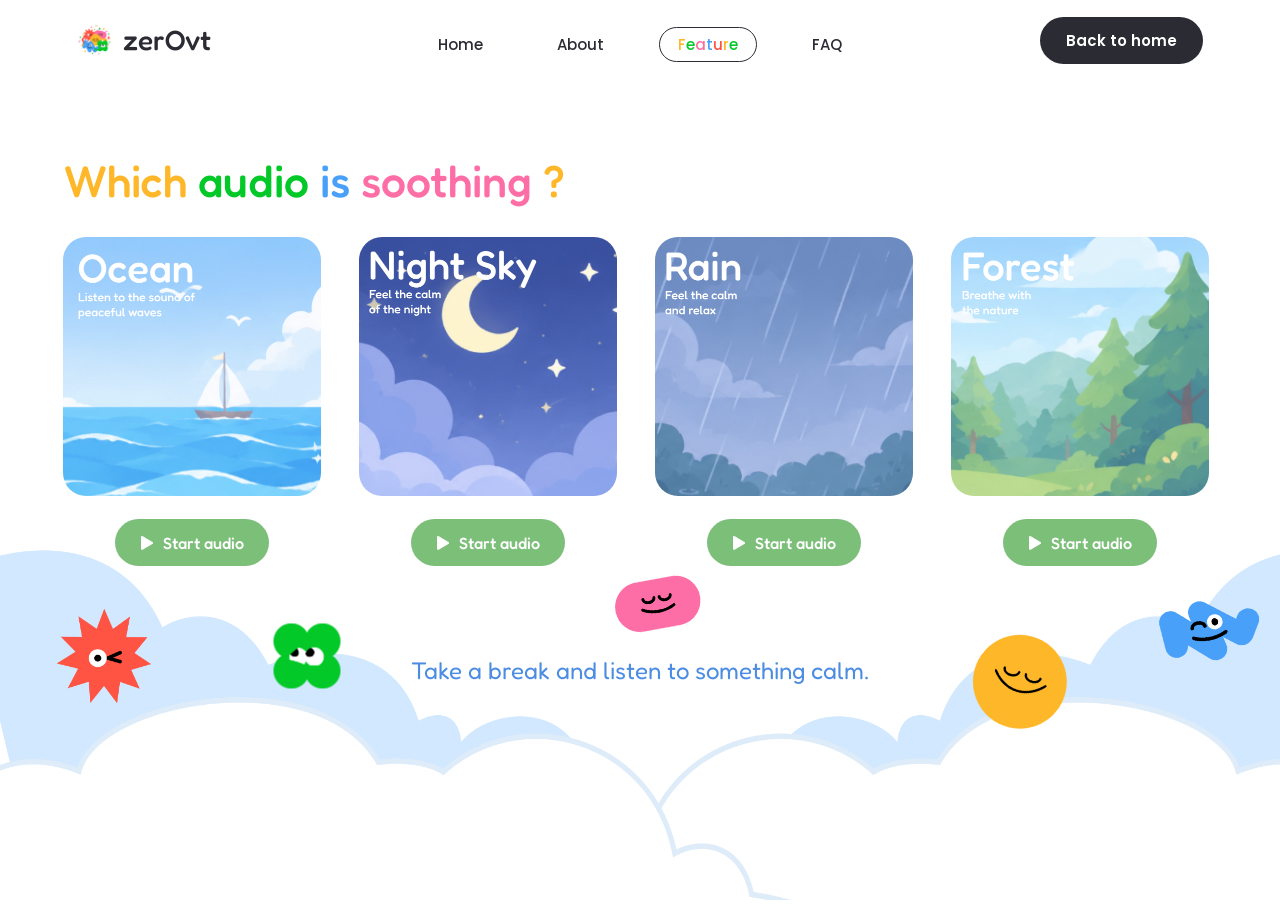
<file: noise.html>
<!DOCTYPE html>
<html lang="en">
<head>
  <meta charset="UTF-8">
  <meta name="viewport" content="width=device-width, initial-scale=1.0">
  <title>ZerOvt Noise</title>

  <link rel="icon" type="image/x-icon" href="assets/zerOvt.png">

  <link rel="stylesheet" href="css/global.css">
  <link rel="stylesheet" href="css/noise.css">
</head>
<body>
  <nav id="navbar" data-variant="feature"></nav>
  <main class="stage">

    <h1 class="audio-title"><span style="color: var(--color-yellow);">Which</span> <span style="color: var(--color-green);">audio</span> <span style="color: var(--color-blue);">is</span> <span style="color: var(--color-pink);">soothing</span> <span style="color: var(--color-yellow);">?</span></h1>

    <!-- audio card -->
    <section class="audio-list">

      <article class="audio-card">
        <div class="audio-thumb">
          <img src="assets/ocean-audio.png" alt="Ocean">
        </div>
        <audio class="audio-player" src="assets/audio/ocean-audio.mp3" preload="none" loop></audio>
        <button class="btn btn-audio" type="button">
          <img class="icon-play" src="assets/Play.png" alt="">
          <span class="btn-label">Start audio</span>
        </button>
      </article>

      <article class="audio-card">
        <div class="audio-thumb">
          <img src="assets/night-audio.png" alt="Night Sky">
        </div>
        <audio class="audio-player" src="assets/audio/night-audio.mp3" preload="none" loop></audio>
        <button class="btn btn-audio" type="button">
          <img class="icon-play" src="assets/Play.png" alt="">
          <span class="btn-label">Start audio</span>
        </button>
      </article>

      <article class="audio-card">
        <div class="audio-thumb">
          <img src="assets/rain-audio.png" alt="Rain">
        </div>
        <audio class="audio-player" src="assets/audio/rain-audio.mp3" preload="none" loop></audio>
        <button class="btn btn-audio" type="button">
          <img class="icon-play" src="assets/Play.png" alt="">
          <span class="btn-label">Start audio</span>
        </button>
      </article>

      <article class="audio-card">
        <div class="audio-thumb">
          <img src="assets/forest-audio.png" alt="Forest">
        </div>
        <audio class="audio-player" src="assets/audio/forest-audio.mp3" preload="none" loop></audio>
        <button class="btn btn-audio" type="button">
          <img class="icon-play" src="assets/Play.png" alt="">
          <span class="btn-label">Start audio</span>
        </button>
      </article>

    </section>

    <p class="audio-tagline">Take a break and listen to something calm.</p>

    <img class="char-audio char-Red-audio"    src="assets/Overthinking.png" alt="Overthinking">
    <img class="char-audio char-Green-audio"  src="assets/Anxious.png"      alt="Anxious">
    <img class="char-audio char-Pink-audio"   src="assets/Overwhelm.png"    alt="Overwhelm">
    <img class="char-audio char-yellow-audio" src="assets/Calm.png"         alt="Calm">
    <img class="char-audio char-Blue-audio"   src="assets/Heavy.png"        alt="Heavy">

    <div class="clouds" aria-hidden="true">
      <img class="cloud-img" src="assets/Cloud-Pace.png" alt="">
    </div>

  </main>
  <script src="js/navbar.js"></script>
  <script src="js/noise.js"></script>
</body>
</html>
</file>
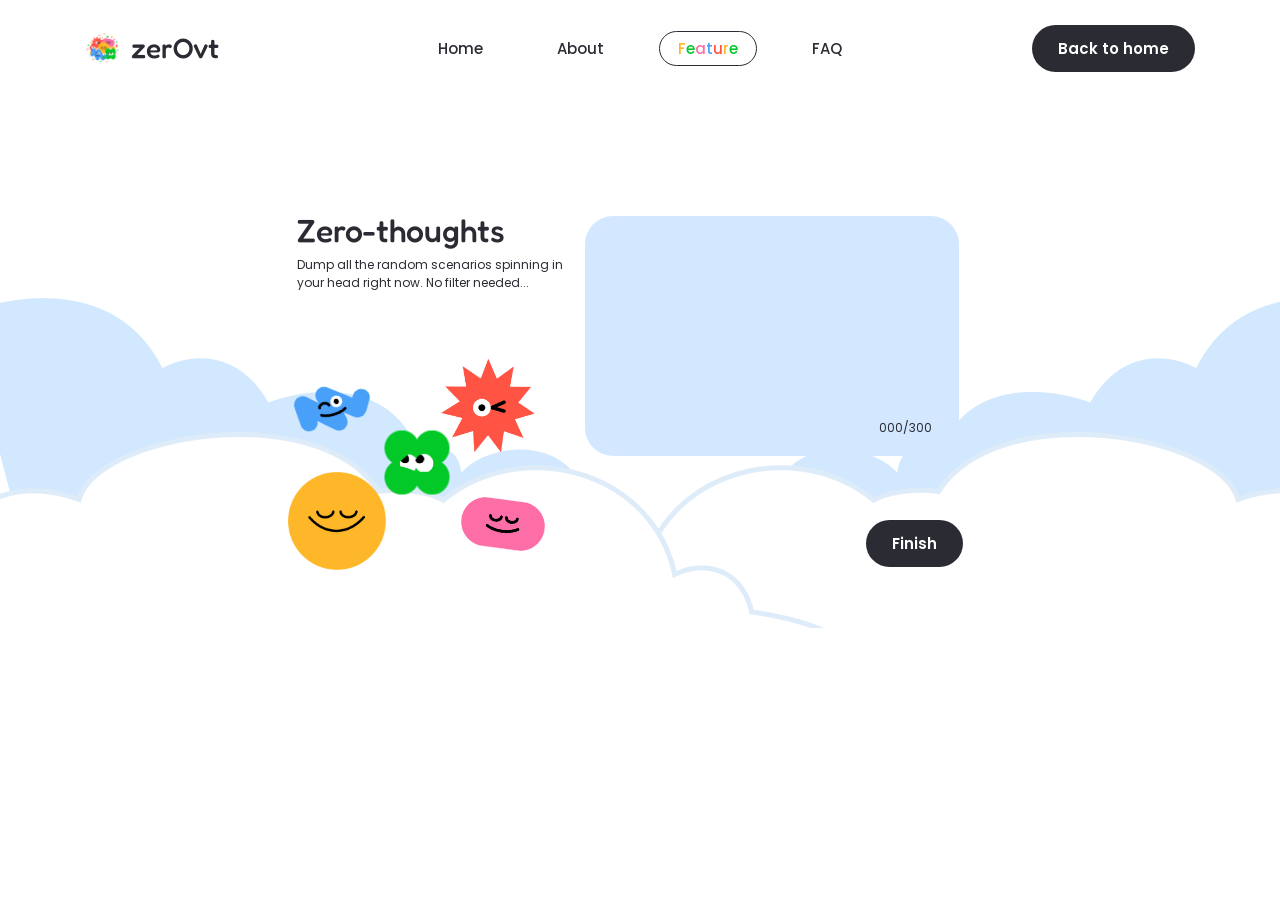
<file: thoughts.html>
<!DOCTYPE html>
<html lang="en">
<head>
  <meta charset="UTF-8">
  <meta name="viewport" content="width=device-width, initial-scale=1.0">
  <title>Zero Thoughts</title>

  <link rel="icon" type="image/x-icon" href="assets/zerOvt.png">

  <link rel="stylesheet" href="css/global.css">
  <link rel="stylesheet" href="css/thoughts.css">

</head>
<body>
  <nav id="navbar" data-variant="feature"></nav>
  <main class="stage">

    <h1 class="title">Zero-thoughts</h1>
    <p class="desc">
      Dump all the random scenarios spinning in your head right now. No filter needed...
    </p>

    <section class="note">
      <textarea class="note-input" id="thought" maxlength="300" spellcheck="false" aria-label="Tulis pikiranmu di sini"></textarea>
      <span class="note-count" id="count">000/300</span>
    </section>

    <button class="btn-finish" type="button">Finish</button>

    <img class="char-thoughts char-Blue-thoughts"   src="assets/Heavy.png"        alt="Heavy">
    <img class="char-thoughts char-Red-thoughts"    src="assets/Overthinking.png" alt="Overthinking">
    <img class="char-thoughts char-Green-thoughts"  src="assets/Anxious.png"      alt="Anxious">
    <img class="char-thoughts char-yellow-thoughts" src="assets/Calm.png"         alt="Calm">
    <img class="char-thoughts char-Pink-thoughts"   src="assets/Overwhelm.png"    alt="Overwhelm">

    <div class="clouds" aria-hidden="true">
      <img class="cloud-img" src="assets/Cloud-Pace.png" alt="">
    </div>

  </main>

  <!-- pesawat kertas -->
  <img class="paper-plane" id="plane" src="assets/paper-plane.png" alt="" aria-hidden="true">

  <div class="popup" id="emptyPopup" role="dialog" aria-modal="true" aria-labelledby="popupTitle">
    <div class="popup-box">
      <h2 class="popup-title" id="popupTitle"><span style="color: var(--color-yellow);">Your</span> <span style="color: var(--color-green);">paper</span> <span style="color: var(--color-blue);">is</span> <span style="color: var(--color-pink);">still</span> <span style="color: var(--color-yellow);">empty</span></h2>
      <p class="popup-text">Write down what's on your mind first, then let it fly away.</p>
      <button class="popup-btn" id="popupClose" type="button">Okay</button>
    </div>
  </div>

  <div class="popup" id="donePopup" role="dialog" aria-modal="true" aria-labelledby="doneTitle">
  <div class="popup-box">
    <h2 class="popup-title" id="doneTitle"><span style="color: var(--color-yellow);">You</span> <span style="color: var(--color-green);">did</span> <span style="color: var(--color-blue);">well</span> <span style="color: var(--color-pink);">today</span></h2>
    <p class="popup-text">Thank you for sharing your story. Your paper has flown away, carrying your thoughts with it.</p>
    <button class="popup-btn" id="doneClose" type="button">Okay</button>
  </div>
</div>

  <script src="js/navbar.js"></script>
  <script src="js/thoughts.js"></script>
</body>
</html>
</file>
<file: css/global.css>
@import url('https://fonts.googleapis.com/css2?family=Fredoka:wght@300..700&family=Poppins:ital,wght@0,100;0,200;0,300;0,400;0,500;0,600;0,700;0,800;0,900;1,100;1,200;1,300;1,400;1,500;1,600;1,700;1,800;1,900&display=swap');

:root {
  /* Main colors */
  --color-red: #FF5344;
  --color-blue: #48A0F9;
  --color-pink: #FE6EA6;
  --color-green: #02C927;
  --color-yellow: #FFB72A;
  --bg-color: #fff;
  --text-color: #2B2B34;
}

*, *::before, *::after {
  box-sizing: border-box;
}

html {
  scroll-behavior: smooth;
}

html.fit {
  font-size: min(16px, calc((100vh - 80px) / 35.125));
}

/* warna selang seling */
.rainbow-text span:nth-child(5n + 1) { color: var(--color-yellow); }
.rainbow-text span:nth-child(5n + 2) { color: var(--color-green); }
.rainbow-text span:nth-child(5n + 3) { color: var(--color-pink); }
.rainbow-text span:nth-child(5n + 4) { color: var(--color-blue); }
.rainbow-text span:nth-child(5n + 5) { color: var(--color-red); }


#navbar {
  width: 100%;
  flex-shrink: 0;
}

.navbar {
  width: 100%;
  height: 80px;
  padding: 0 clamp(20px, 6vw, 110px);
  display: grid;
  grid-template-columns: 1fr auto 1fr;
  align-items: center;
  position: relative;
  z-index: 10;
  background-color: var(--bg-color);
}

.nav-logo {
  display: flex;
  align-items: center;
  gap: 10px;
  text-decoration: none;
  font-family: "Fredoka", sans-serif;
  font-size: 28px;
  font-weight: 500;
  color: var(--text-color);
}

.nav-logo img {
  width: 36px;
  height: 36px;
  object-fit: contain;
}

.nav-links {
  justify-self: center;
  display: flex;
  gap: 36px;
  list-style: none;
  margin: 0;
  padding: 0;
}

.nav-links a {
  text-decoration: none;
  font-family: "Poppins", sans-serif;
  font-size: 15px;
  font-weight: 500;
}

.nav-link {
  text-decoration: none;
  color: var(--text-color);
  padding: 6px 18px;
  border: 1.5px solid transparent;
  border-radius: 999px;
}

.nav-link.active {
  border-color: var(--text-color);
}

/* warna selang-seling buat navbar */
.rainbow-nav.active span:nth-child(5n + 1) {
  color: var(--color-yellow);
}

.rainbow-nav.active span:nth-child(5n + 2) {
  color: var(--color-green);
}

.rainbow-nav.active span:nth-child(5n + 3) {
  color: var(--color-pink);
}

.rainbow-nav.active span:nth-child(5n + 4) {
  color: var(--color-blue);
}

.rainbow-nav.active span:nth-child(5n + 5) {
  color: var(--color-red);
}

.nav-actions {
  justify-self: end;
  display: flex;
  align-items: center;
  gap: 12px;
}

.nav-cta {
  padding: 12px 26px;
  border-radius: 30px;
  background-color: var(--text-color);
  color: var(--bg-color);
  font-family: "Poppins", sans-serif;
  font-size: 15px;
  font-weight: 600;
  text-decoration: none;
}

.nav-toggle {
  display: none;
  flex-direction: column;
  justify-content: center;
  gap: 5px;
  background: transparent;
  border: none;
  cursor: pointer;
  padding: 6px;
}

.nav-toggle span {
  display: block;
  width: 22px;
  height: 2.5px;
  background-color: var(--text-color);
  border-radius: 999px;
}

.nav-mobile-cta {
  display: none;
}

@media (max-width: 480px) {
  .navbar {
    display: flex;
    align-items: center;
    justify-content: space-between;
    padding: 0 20px;
  }

  .nav-cta {
    display: none;
  }

  .nav-toggle {
    display: flex;
  }

  .nav-links {
    display: none;
  }

  .nav-links.is-open {
    display: flex;
    flex-direction: column;
    align-items: center;
    position: absolute;
    top: 100%;
    left: 0;
    right: 0;
    background-color: var(--bg-color);
    padding: 18px 24px;
    gap: 14px;
    box-shadow: 0 8px 20px rgba(0, 0, 0, 0.08);
    z-index: 50;
  }

  .nav-mobile-cta {
    display: block;
  }
}
</file>
<file: css/noise.css>
*, *::before, *::after { margin: 0; padding: 0; box-sizing: border-box; }
html, body { width: 100%; height: 100%; overflow: hidden; }
a   { text-decoration: none; color: inherit; }
img { display: block; }
.btn {
  display: inline-flex;
  align-items: center;
  justify-content: center;
  border: 0;
  cursor: pointer;
  font-family: inherit;
  transition: transform .15s ease;
}
.btn:active { transform: scale(.97); }

html {
  font-size: min(calc(100vw / 48.875), calc(100vh / 31.75), 30px);
}

body {
  display: flex;
  flex-direction: column;
  align-items: center;
  height: 100vh;
  font-family: 'Fredoka', 'Poppins', sans-serif;
  background: var(--bg-color);
  color: var(--text-color);
}


.stage {
  position: relative;
  flex: none;
  width: 48.8rem;
  height: 31.75rem;
  margin-top: 0;
}

.audio-title {
  position: absolute;
  left: 2.4rem;
  top: 3rem;
  font-size: 1.7rem;
  font-weight: 500;
  line-height: 1.7rem;
  white-space: nowrap;
  z-index: 4;
}

.audio-list {
  position: absolute;
  left: 2.4rem;
  top: 6rem;
  display: flex;
  gap: 1.5rem;
  z-index: 4;
}
.audio-card {
  display: flex;
  flex-direction: column;
  align-items: center;
  width: 9.8rem;
}

.audio-thumb {
  position: relative;
  width: 9.875rem;
  height: 9.875rem;
  border-radius: 0.875rem;
  overflow: hidden;
}
.audio-thumb img {
  width: 100%;
  height: 100%;
  object-fit: cover;
}

.btn-audio {
  gap: 0.35rem;
  width: 5.9rem;
  height: 1.8rem;
  margin-top: 0.9rem;
  border-radius: 0.9rem;
  background: #7CBF79;
  color: #fff;
  font-size: 0.62rem;
  font-weight: 500;
}
.btn-audio:hover { background: #6CB169; }
.btn-audio.is-playing { background: #5FA85C; }
.btn-audio .icon-play {
  flex: none;
  width: 0.55rem;
  height: 0.55rem;
  object-fit: contain;
}

/* kalimat bawah */
.audio-tagline {
  position: absolute;
  left: 0;
  right: 0;
  top: 22rem;
  text-align: center;
  font-size: 0.92rem;
  font-weight: 400;
  color: #4C8DE3;
  z-index: 4;
}

.char-audio {
  position: absolute;
  z-index: 5;
  object-fit: contain;
  transform: translate(-50%, -50%) rotate(var(--tilt, 0deg));
}
.char-Red-audio    { --tilt: 0deg;   left: 3.95rem;  top: 22rem; width: 3.63rem; height: 3.63rem; }
.char-Green-audio  { --tilt: 0deg;   left: 11.7rem;  top: 22rem;    width: 2.56rem; height: 2.56rem; }
.char-Pink-audio   { --tilt: -10deg; left: 25.1rem;  top: 20rem;  width: 3.3rem;  height: 2rem; }
.char-yellow-audio { --tilt: 18deg;  left: 38.9rem;  top: 23rem;  width: 3.6rem;  height: 3.6rem; }
.char-Blue-audio   { --tilt: -12deg; left: 46.2rem;  top: 21rem;  width: 4.43rem; height: 2.7rem; }

.clouds {
  position: absolute;
  left: 50%;
  bottom: 0;
  width: 100vw;
  height: 23rem;
  transform: translateX(-50%);
  z-index: 1;
  pointer-events: none;
}
.cloud-img {
  display: block;
  width: 100%;
  height: 100%;
  object-fit: fill;
}


/* start resp */

@media (max-width: 1024px) {
  html, body {
    height: auto;
    min-height: 100%;
    overflow-x: hidden;
    overflow-y: auto;
  }

  .stage {
    width: 100%;
    height: auto;
    padding: 3rem 2rem 13rem;
    display: flex;
    flex-wrap: wrap;
    justify-content: center;
    align-items: center;
    column-gap: 1rem;
    row-gap: 1rem;
  }

  .audio-title,
  .audio-list,
  .audio-tagline,
  .char-audio {
    position: static;
  }

  .audio-title {
    flex: 0 0 100%;
    text-align: center;
    font-size: 1.8rem;
    line-height: 2.2rem;
    margin-bottom: 0.5rem;
  }

  .audio-list {
    flex: 0 0 100%;
    display: grid;
    grid-template-columns: repeat(2, 14rem);
    justify-content: center;
    gap: 1.8rem 2rem;
  }

  .audio-card,
  .audio-thumb {
    width: 14rem;
  }

  .audio-thumb {
    height: 14rem;
    border-radius: 1.2rem;
  }

  .btn-audio {
    width: 8.5rem;
    height: 2.5rem;
    margin-top: 1rem;
    border-radius: 1.25rem;
    font-size: 0.85rem;
    gap: 0.5rem;
  }

  .btn-audio .icon-play {
    width: 0.75rem;
    height: 0.75rem;
  }

  .audio-tagline {
    flex: 0 0 100%;
    margin-top: 1.5rem;
    font-size: 1.2rem;
  }

  .char-audio {
    transform: rotate(var(--tilt, 0deg));
    height: auto;
    margin-top: 1rem;
  }

  .char-Red-audio    { width: 4.5rem; }
  .char-Green-audio  { width: 3.2rem; }
  .char-Pink-audio   { width: 4.2rem; }
  .char-yellow-audio { width: 4.5rem; }
  .char-Blue-audio   { width: 5.5rem; }

  .clouds {
    height: 30rem;
  }
}

@media (max-width: 480px) {
  .stage {
    padding-top: 5rem;  
    padding-bottom: 7rem;
  }

  .char-audio {
    margin-top: 3.5rem;
  }
}
</file>
<file: css/thoughts.css>
:root {
  --card-bg: #D3E7FF;
  --line-color: #4A4A55;
}

body {
  display: flex;
  flex-direction: column;
  align-items: center;
  height: 100vh;
  font-family: 'Poppins', sans-serif;
  background: var(--bg-color);
  color: var(--text-color);
  overflow: hidden;
}


.stage {
  position: relative;
  flex: none;
  width: 48.875rem;
  height: 31.75rem;
}

.title {
  position: absolute;
  left: 3rem;
  top: 4.3rem;
  font-family: 'Fredoka', sans-serif;
  font-size: 2rem;
  font-weight: 500;
  line-height: 2.6rem;
  z-index: 4;
}

.desc {
  position: absolute;
  left: 3rem;
  top: 7.75rem;
  width: 17rem;
  font-size: 0.75rem;
  line-height: 1.1rem;
  z-index: 4;
}

.note {
  position: absolute;
  left: 21rem;
  top: 6rem;
  width: 23.4rem;
  height: 15rem;
  border-radius: 1.75rem;
  background: var(--card-bg);
  z-index: 4;
}

/* tulisan diatas garis */
.note-input {
  position: absolute;
  left: 1.3rem;
  top: 0.2rem;
  width: 21rem;
  height: 11rem;
  padding: 0;
  border: 0;
  outline: 0;
  resize: none;
  overflow-y: auto;
  scrollbar-width: none;
  background-color: transparent;
  background-image: linear-gradient(to bottom, transparent 1.875rem, var(--line-color) 1.875rem);
  background-size: 100% 1.9rem;
  background-attachment: local;
  font-family: 'Poppins', sans-serif;
  font-size: 0.75rem;
  line-height: 2rem;
  color: var(--text-color);
}

.note-input::-webkit-scrollbar {
  display: none;
}

.note-count {
  position: absolute;
  right: 1.6875rem;
  top: 12.6875rem;
  font-size: 0.75rem;
  line-height: 1.125rem;
  color: var(--text-color);
}

.btn-finish {
  position: absolute;
  right: 4.25rem; /* sejajar kanannya */
  top: 25rem; /* di bawah kartu note */
  z-index: 5;
  padding: 12px 26px;
  border-radius: 30px;
  background-color: var(--text-color);
  color: var(--bg-color);
  font-family: "Poppins", sans-serif;
  font-size: 15px;
  font-weight: 600;
  text-decoration: none;
  cursor: pointer;
  border: none;
}

.char-thoughts {
  position: absolute;
  z-index: 5;
  object-fit: contain;
  transform: translate(-50%, -50%) rotate(var(--tilt, 0deg));
}

.char-Blue-thoughts {
  --tilt: -17deg;
  left: 5.3125rem;
  top: 18rem;
  width: 5.875rem;
  height: 3.375rem;
}

.char-Red-thoughts {
  --tilt: 0deg;
  left: 14.9375rem;
  top: 17.8438rem;
  width: 5.875rem;
  height: 5.9375rem;
}

.char-Green-thoughts {
  --tilt: 0deg;
  left: 10.4688rem;
  top: 21.4062rem;
  width: 4.0625rem;
  height: 4.0625rem;
}

.char-yellow-thoughts {
  --tilt: 0deg;
  left: 5.5rem;
  top: 25.0625rem;
  width: 6.125rem;
  height: 6.125rem;
}

.char-Pink-thoughts {
  --tilt: 8deg;
  left: 15.875rem;
  top: 25.2812rem;
  width: 5.25rem;
  height: 3.3125rem;
}

.clouds {
  position: absolute;
  left: 50%;
  bottom: 0;
  width: 100vw;
  transform: translateX(-50%);
  z-index: 1;
  pointer-events: none;
}

.cloud-img {
  display: block;
  width: 100%;
  height: auto;
}

.paper-plane {
  --tilt: 0deg;
  position: fixed;
  left: 4vw;
  bottom: 6vw;
  width: 10rem;
  height: auto;
  z-index: 50;
  pointer-events: none;
  opacity: 0;
  transform: rotate(var(--tilt));
}

.paper-plane.fly {
  animation: plane-fly 2.4s cubic-bezier(.45, .05, .55, .95) forwards;
}

@keyframes plane-fly {
  0% {
    opacity: 1;
    transform: translate(0, 0) rotate(var(--tilt)) scale(1);
  }

  35% {
    opacity: 1;
    transform: translate(30vw, -22vh) rotate(var(--tilt)) scale(.95);
  }

  70% {
    opacity: 1;
    transform: translate(68vw, -58vh) rotate(var(--tilt)) scale(.8);
  }

  100% {
    opacity: 0;
    transform: translate(112vw, -112vh) rotate(var(--tilt)) scale(.6);
  }
}

.btn-finish:disabled {
  opacity: .7;
  cursor: default;
}

@media (prefers-reduced-motion: reduce) {
  .paper-plane.fly {
    animation-duration: .01s;
  }
}

.popup {
  display: none;
  position: fixed;
  inset: 0;
  z-index: 100;
  align-items: center;
  justify-content: center;
  background: rgba(43, 43, 52, .35);
}

.popup.show {
  display: flex;
  animation: popup-fade .2s ease;
}

.popup-box {
  width: 17rem;
  padding: 1.4rem 1.2rem 1.2rem;
  border-radius: 1.1rem;
  background: var(--bg-color);
  text-align: center;
  box-shadow: 0 0.6rem 2rem rgba(43, 43, 52, .2);
  animation: popup-pop 25s ease;
}

.popup-title {
  font-size: 1.05rem;
  font-weight: 500;
  color: #2B2B34;
}

.popup-text {
  margin-top: .5rem;
  font-size: .72rem;
  line-height: 1.1rem;
  color: #2B2B34;
}

.popup-btn {
  margin-top: 1rem;
  width: 6rem;
  height: 1.8rem;
  border: 0;
  border-radius: .9rem;
  background: var(--text-color);
  color: var(--bg-color);
  font-family: inherit;
  font-size: .65rem;
  font-weight: 600;
  cursor: pointer;
}

.popup-btn:hover {
  background: #1b1c22;
}

@keyframes popup-fade {
  from {
    opacity: 0;
  }

  to {
    opacity: 1;
  }
}

@keyframes popup-pop {
  from {
    transform: scale(.92);
  }

  to {
    transform: scale(1);
  }
}

/* start responsiveyy */

@media (max-width: 1400px) {
  .stage {
    margin-top: 2rem;
  }
}

@media (max-width: 1024px) {
  body {
    height: auto;
    min-height: 100vh;
    overflow-y: auto;
  }

  .stage {
    width: 100%;
    height: auto;
    margin-top: 3rem;
    padding: 0 max(1.5rem, calc((100vw - 30rem) / 2)) 8rem;
    display: flex;
    flex-wrap: wrap;
    justify-content: center;
    align-items: center;
    row-gap: 1.2rem;
    column-gap: 0.25rem;
  }

  .title,
  .desc,
  .btn-finish,
  .char-thoughts {
    position: static;
  }

  .note {
    position: relative;
    flex: 0 0 100%;
    width: 100%;
    height: 15rem;
    left: 0;
    top: 0;
  }

  .note-input {
    width: calc(100% - 2.6rem);
    font-size: 0.85rem;
  }

  .title {
    flex: 0 0 100%;
    text-align: center;
    font-size: 2.2rem;
    line-height: 1.3;
  }

  .desc {
    flex: 0 0 100%;
    width: auto;
    margin-top: 0;
    text-align: center;
    font-size: 0.9rem;
    line-height: 1.4rem;
  }

  .btn-finish {
    flex: 0 0 auto;
    width: 9rem;
    margin-inline: calc(50% - 4.5rem);
    text-align: center;
  }

  .char-thoughts {
    transform: rotate(var(--tilt, 0deg));
    margin-top: 0.5rem;
  }
}

@media (max-width: 480px) {
  .stage {
    margin-top: 2rem;
    padding: 0 1.25rem 7rem;
    column-gap: 0.2rem;
    row-gap: 1rem;
  }

  .title {
    font-size: 1.8rem;
  }

  .desc {
    font-size: 0.8rem;
    line-height: 1.3rem;
  }

  .note {
    height: 14rem;
  }

  .note-input {
    height: 10rem;
    font-size: 0.8rem;
  }

  .note-count {
    top: 11.7rem;
  }

  .btn-finish {
    width: 8rem;
    margin-inline: calc(50% - 4rem);
    padding: 0.7rem 1.4rem;
    font-size: 0.9rem;
  }

  /* uk maskot dikecilkan */
  .char-thoughts {
    height: auto;
    margin-top: 0.5rem;
  }

  .char-Blue-thoughts   { width: 3.6rem; }
  .char-Red-thoughts    { width: 3.6rem; }
  .char-Green-thoughts  { width: 2.6rem; }
  .char-yellow-thoughts { width: 3.8rem; }
  .char-Pink-thoughts   { width: 3.3rem; }
}
</file>
